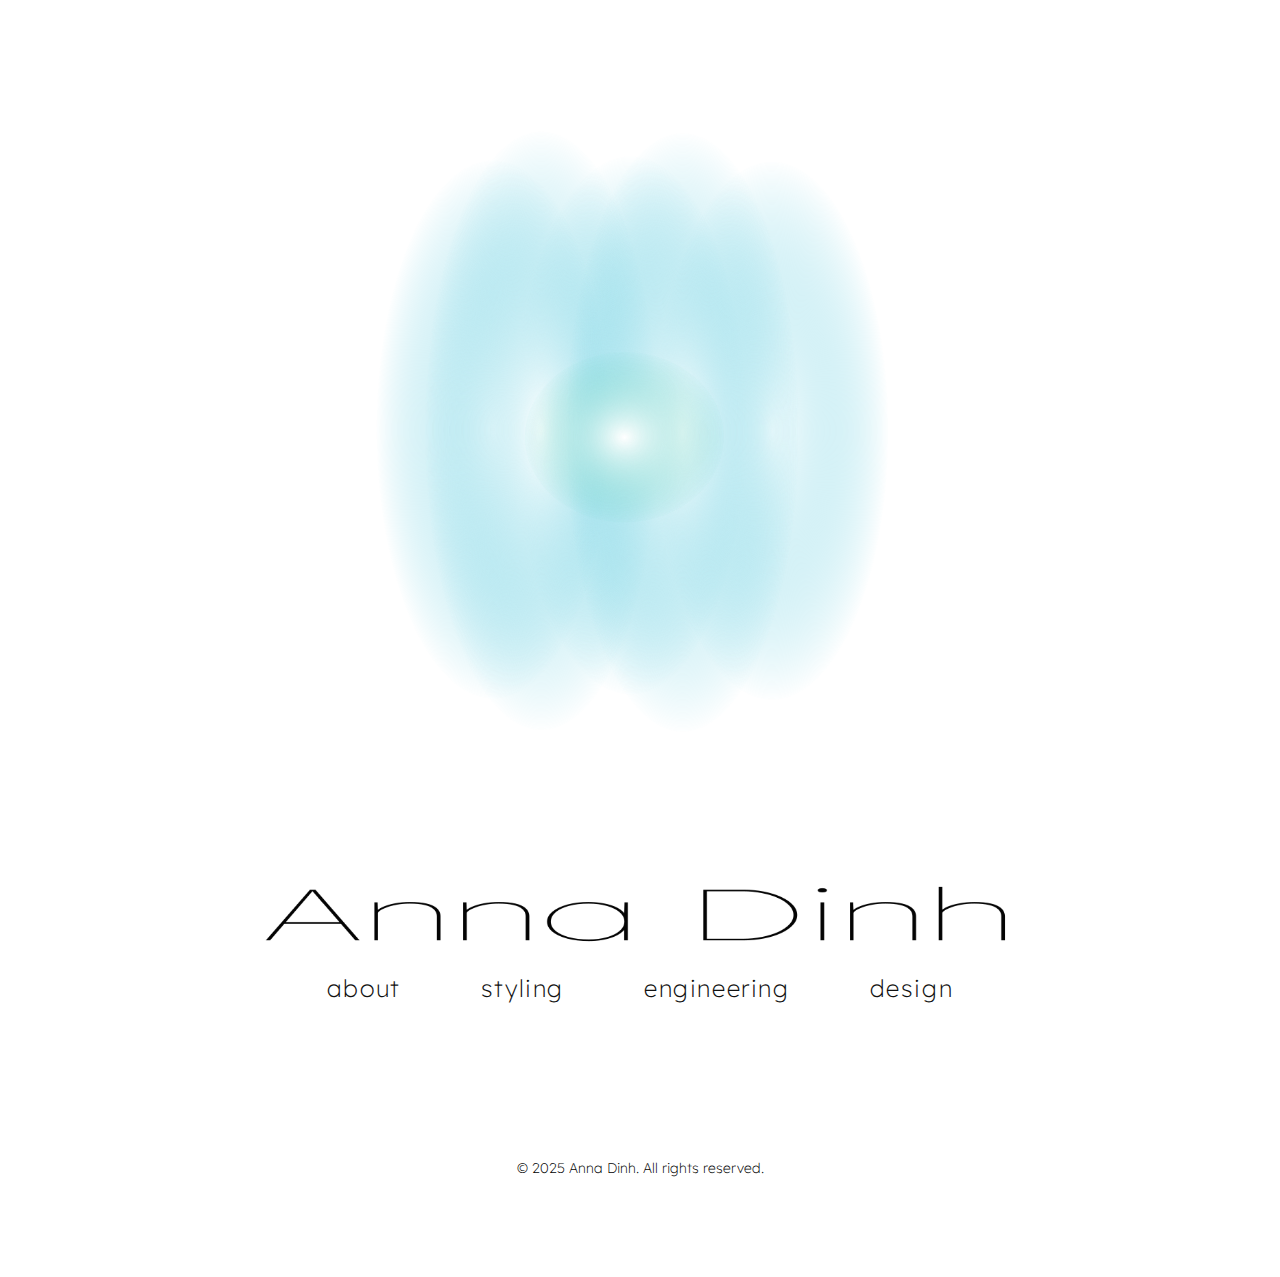
<file: index.html>
<!DOCTYPE html>
<html lang="en">

<head>
  <meta charset="UTF-8" />
  <meta name="viewport" content="width=device-width, initial-scale=1.0" />
  <title>Anna Dinh</title>
   <link rel="icon" href="/GENERAL/bubbles.png" type="image/x-icon">
  
  <!-- Styles and Fonts -->
  <link rel="stylesheet" href="photostyle.css" />
  <link rel="preconnect" href="https://fonts.googleapis.com">
  <link rel="preconnect" href="https://fonts.gstatic.com" crossorigin>
  <link href="https://fonts.googleapis.com/css2?family=Graduate&family=Lexend+Deca:wght@100..900&display=swap" rel="stylesheet">
</head>

<body>

<main>

  <!-- Centered Logo and Navigation -->
  <div class="center-container">
     <img src="GENERAL/bubbles.png" alt=""  class = "logo-rot" />
    <img src="GENERAL/logo2.png" alt="Anna Dinh" class="logo-link" style="width:60vw; height: auto;" />

    <nav class="nav-hlink">
      <a href="/about/" class="nav-creative">about</a>
      <a href="/fashion/" class="nav-creative">styling</a>
      <a href="/engineering/" class="nav-creative">engineering</a>
      <a href="/design/" class="nav-creative">design</a>
    </nav>
  </div>

</main>

</body>

 <!-- Footer -->
  <footer>
    <p>&copy; 2025 Anna Dinh. All rights reserved.</p>
  </footer>

</html>
</file>
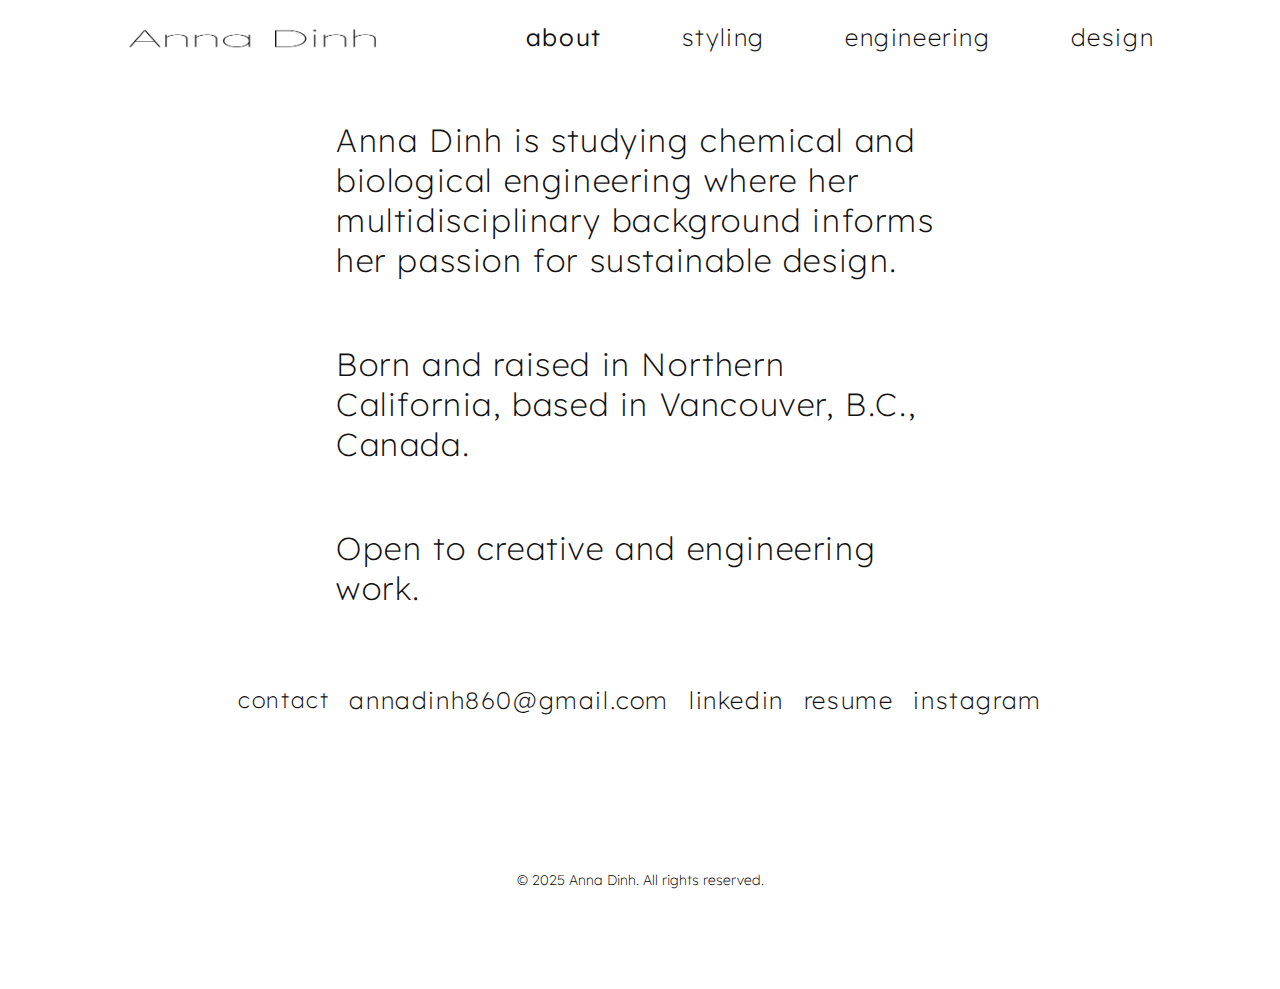
<file: about/index.html>
<!DOCTYPE html>
<html lang="en">

<head>
  <meta charset="UTF-8" />
  <meta name="viewport" content="width=device-width, initial-scale=1.0" />
  <title>Anna Dinh | about</title>
   <link rel="icon" href="/GENERAL/bubbles.png" type="image/x-icon">

  <!-- Styles and Fonts -->
  <link rel="stylesheet" href="/photostyle.css" />
  <link rel="preconnect" href="https://fonts.googleapis.com" />
  <link rel="preconnect" href="https://fonts.gstatic.com" crossorigin />
  <link href="https://fonts.googleapis.com/css2?family=Graduate&family=Lexend+Deca:wght@100..900&display=swap" rel="stylesheet" />

  <!-- JavaScript -->
  <script src="/webdraft.js" defer></script>
</head>

<body>

  <!-- Header with Logo and Navigation -->
  <header>
    <div class="header-container">
      <a href="/" class="logo-link">
        <img src="/GENERAL/logo2.png" alt="Home" width="300" height="150" />
      </a>

      <!-- Hamburger Menu -->
      <button class="nav-toggle" aria-label="Toggle navigation">☰</button>

      <!-- Navigation Links -->
      <nav class="nav-links">
        <a href="/about/" class="nav-creative">about</a>
        <a href="/fashion/" class="nav-creative">styling</a>
        <a href="/engineering/" class="nav-creative">engineering</a>
        <a href="/design/" class="nav-creative">design</a>
      </nav>
    </div>
  </header>

  <!-- Main Content -->
  <main>

    <div class="text-box">
      <p>Anna Dinh is studying chemical and biological engineering where her multidisciplinary background informs her passion for sustainable design.</p>
      <p>Born and raised in Northern California, based in Vancouver, B.C., Canada.</p>
      <p>Open to creative and engineering work.</p>
    </div>

    <!-- Contact Section -->
    <nav class="nav-bold">
      <p style="font-size: 1.4rem; font-weight: 200; margin: 0;">contact</p>
      <a href="mailto:annadinh860@gmail.com">annadinh860@gmail.com</a>
      <a href="https://www.linkedin.com/in/annahuean" target="_blank" rel="noopener noreferrer">LinkedIn</a>
      <a href="/GENERAL/Anna_DinhResume.pdf" target="_blank" rel="noopener noreferrer">Resume</a>
      <a href="https://www.instagram.com/annahuean/" target="_blank" rel="noopener noreferrer">Instagram</a>
    </nav>

  </main>

  <!-- Footer -->
  <footer>
    <p>&copy; 2025 Anna Dinh. All rights reserved.</p>
  </footer>

</body>

</html>
</file>
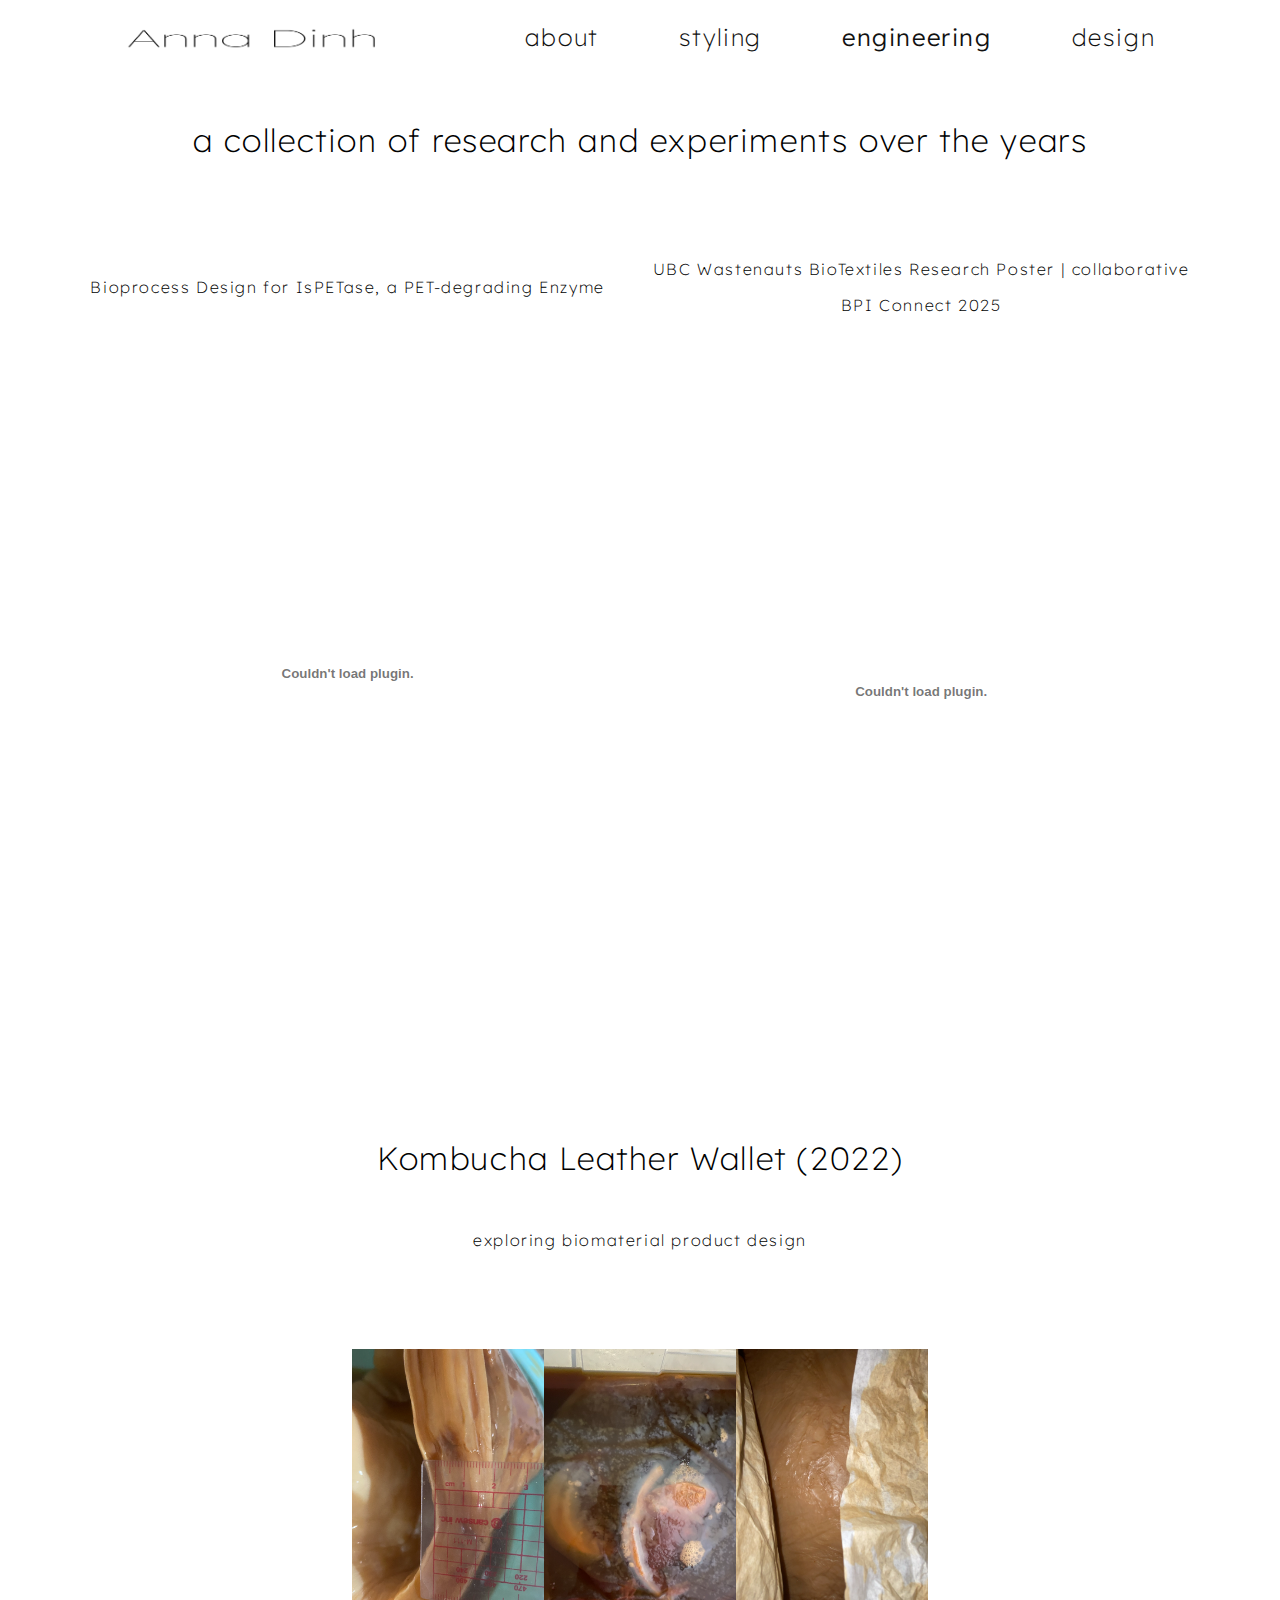
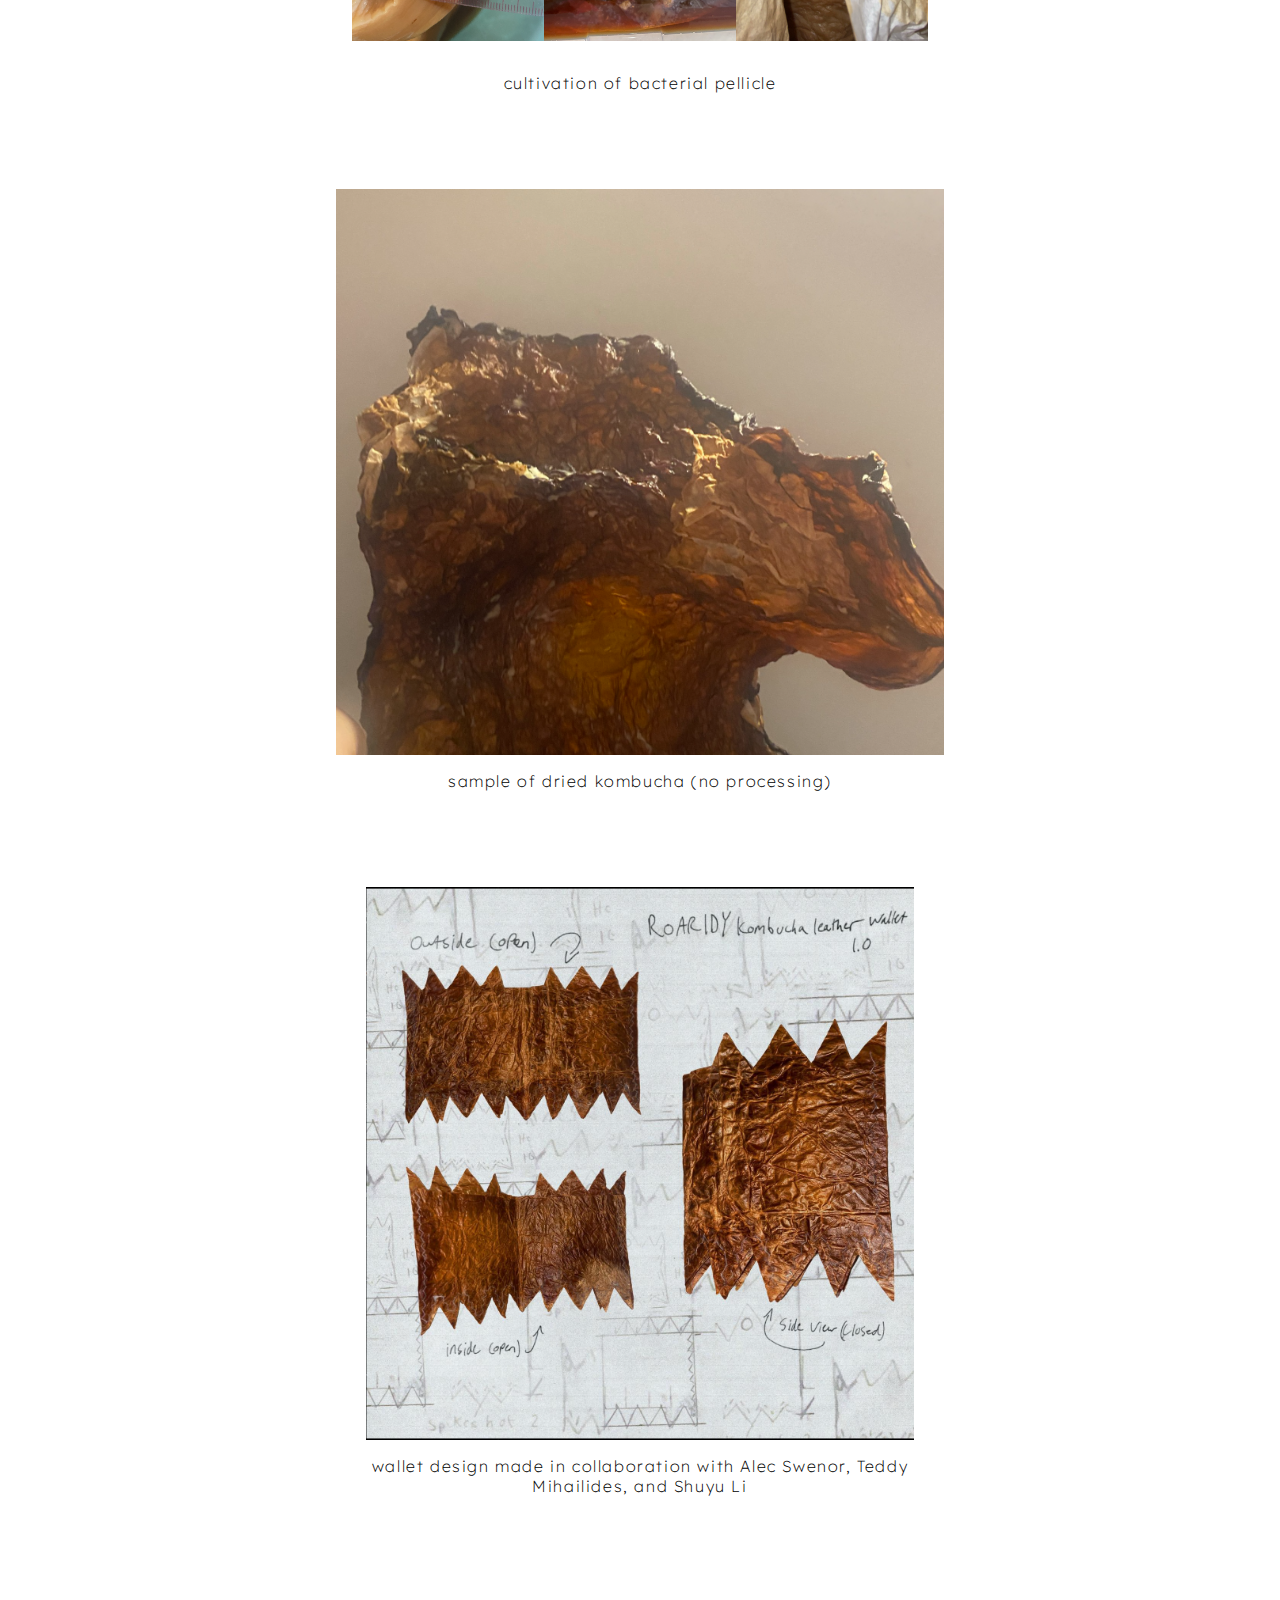
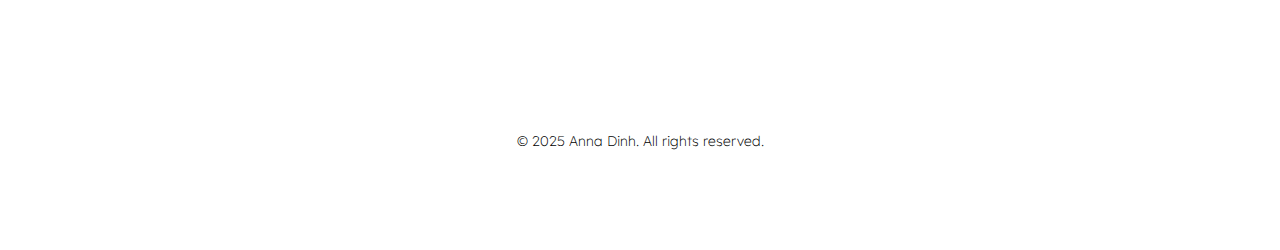
<file: engineering/index.html>
<!DOCTYPE html>
<html lang="en">

<head>
  <meta charset="UTF-8" />
  <meta name="viewport" content="width=device-width, initial-scale=1.0" />
  <title>Anna Dinh | engineering</title>
  <link rel="icon" href="/GENERAL/bubbles.png" type="image/x-icon">
  
  <!-- Styles and Fonts -->
  <link rel="stylesheet" href="/photostyle.css" />
  <link rel="preconnect" href="https://fonts.googleapis.com">
  <link rel="preconnect" href="https://fonts.gstatic.com" crossorigin>
  <link href="https://fonts.googleapis.com/css2?family=Graduate&family=Lexend+Deca:wght@100..900&display=swap" rel="stylesheet">
  
  <!-- JavaScript -->
  <script src="/webdraft.js" defer></script>
</head>

<body>

  <header>
    <div class="header-container">
      <a href="/" class="logo-link">
        <img src="/GENERAL/logo2.png" alt="Home" width="300" height="150" />
      </a>

      <!-- Hamburger Button -->
      <button class="nav-toggle" aria-label="Toggle navigation">☰</button>

      <nav class="nav-links">
        <a href="/about/" class="nav-creative">about</a>
        <a href="/fashion/" class="nav-creative">styling</a>
        <a href="/engineering/" class="nav-creative">engineering</a>
        <a href="/design/" class="nav-creative">design</a>
      </nav>
    </div>
  </header>

  <main>
    
    <p class="imagecap2" style="margin-top: 4rem;">a collection of research and experiments over the years</p>

  <div class="document-row">
    <div class="document-box">
      <p class="imagecap">Bioprocess Design for IsPETase, a PET-degrading Enzyme</p>
      <a href="/eng/PETase221Report.pdf" class="imagecap doc-link">view</a>
      <embed src="/eng/PETase221Report.pdf" type="application/pdf" class="pdf-viewr" />
    </div>

    <div class="document-box">
      <p class="imagecap">UBC Wastenauts BioTextiles Research Poster | collaborative</p>
      <p class="imagecap">BPI Connect 2025</p>
      <a href="/eng/BioTextiles A3.pdf" class="imagecap doc-link">view</a>
      <embed src="/eng/BioTextiles A3.pdf" type="application/pdf" class="pdf-viewr" />
    </div>
  </div>

    <p class="imagecap2">Kombucha Leather Wallet (2022)</p>
    <p class="imagecap">exploring biomaterial product design</p>

    <div class="imageformat">
      <div class="image-box2">
        <div class="imagesprawl2">
          <img src="/eng/kom_leather3.png" alt="Scoby Wallet" />
          <img src="/eng/kom_leather2.png" alt="Scoby Wallet" />
          <img src="/eng/kom_leather1.png" alt="Scoby Wallet" />
        </div>
        <p class="imagecap">cultivation of bacterial pellicle</p>
      </div>

      <div class="image-box2">
        <img src="/eng/kom_leather5.png" alt="Scoby Wallet" style="width: 100%; height: auto; display: block;" />
        <p class="imagecap">sample of dried kombucha (no processing)</p>
      </div>

      <div class="image-box2">
        <img src="/eng/kom_leather6.png" alt="Scoby Wallet" style="width: 90%; height: auto; display: block;" />
        <p class="imagecap">wallet design made in collaboration with Alec Swenor, Teddy Mihailides, and Shuyu Li</p>
      </div>
    </div>
  </main>

  <footer>
    <p>&copy; 2025 Anna Dinh. All rights reserved.</p>
  </footer>

</body>
</html>
</file>
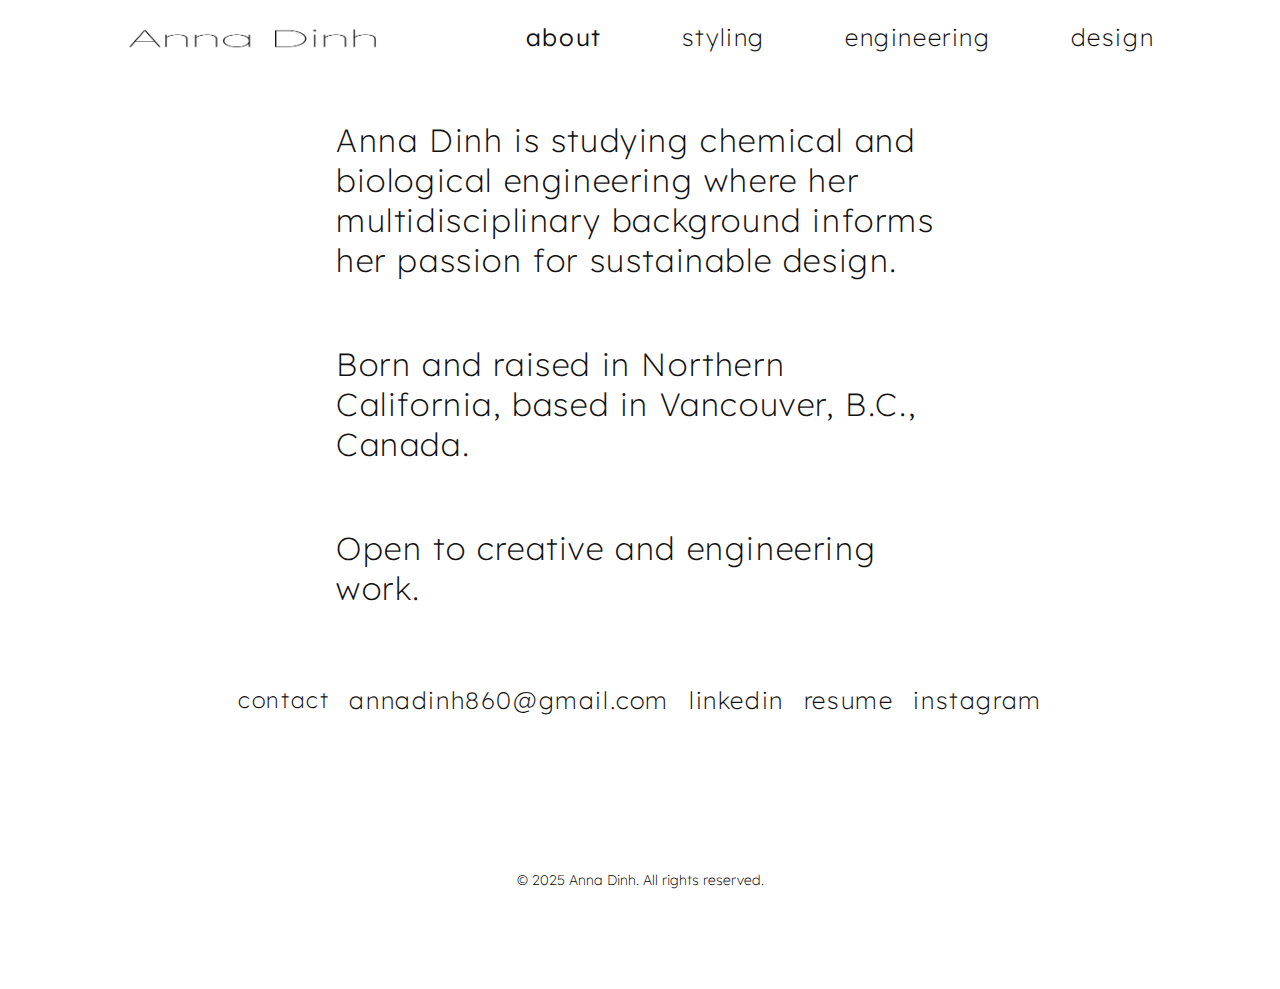
<file: about.html>
<!DOCTYPE html>
<html lang="en">

<head>
  <meta charset="UTF-8" />
  <meta name="viewport" content="width=device-width, initial-scale=1.0" />
  <title>anna dinh</title>
   <link rel="icon" href="GENERAL/bubbles.png" type="image/x-icon">

  <!-- Styles and Fonts -->
  <link rel="stylesheet" href="photostyle.css" />
  <link rel="preconnect" href="https://fonts.googleapis.com" />
  <link rel="preconnect" href="https://fonts.gstatic.com" crossorigin />
  <link href="https://fonts.googleapis.com/css2?family=Graduate&family=Lexend+Deca:wght@100..900&display=swap" rel="stylesheet" />

  <!-- JavaScript -->
  <script src="webdraft.js" defer></script>
</head>

<body>

  <!-- Header with Logo and Navigation -->
  <header>
    <div class="header-container">
      <a href="index.html" class="logo-link">
        <img src="GENERAL/logo2.png" alt="Home" width="300" height="150" />
      </a>

      <!-- Hamburger Menu -->
      <button class="nav-toggle" aria-label="Toggle navigation">☰</button>

      <!-- Navigation Links -->
      <nav class="nav-links">
        <a href="about.html" class="nav-creative">about</a>
        <a href="fashion.html" class="nav-creative">styling</a>
        <a href="engineering.html" class="nav-creative">engineering</a>
        <a href="design.html" class="nav-creative">design</a>
      </nav>
    </div>
  </header>

  <!-- Main Content -->
  <main>

    <div class="text-box">
      <p>Anna Dinh is studying chemical and biological engineering where her multidisciplinary background informs her passion for sustainable design.</p>
      <p>Born and raised in Northern California, based in Vancouver, B.C., Canada.</p>
      <p>Open to creative and engineering work.</p>
    </div>

    <!-- Contact Section -->
    <nav class="nav-bold">
      <p style="font-size: 1.4rem; font-weight: 200; margin: 0;">contact</p>
      <a href="mailto:annadinh860@gmail.com">annadinh860@gmail.com</a>
      <a href="https://www.linkedin.com/in/annahuean" target="_blank" rel="noopener noreferrer">LinkedIn</a>
      <a href="GENERAL/Anna_DinhResume.pdf" target="_blank" rel="noopener noreferrer">Resume</a>
      <a href="https://www.instagram.com/annahuean/" target="_blank" rel="noopener noreferrer">Instagram</a>
    </nav>

  </main>

  <!-- Footer -->
  <footer>
    <p>&copy; 2025 Anna Dinh. All rights reserved.</p>
  </footer>

</body>

</html>
</file>
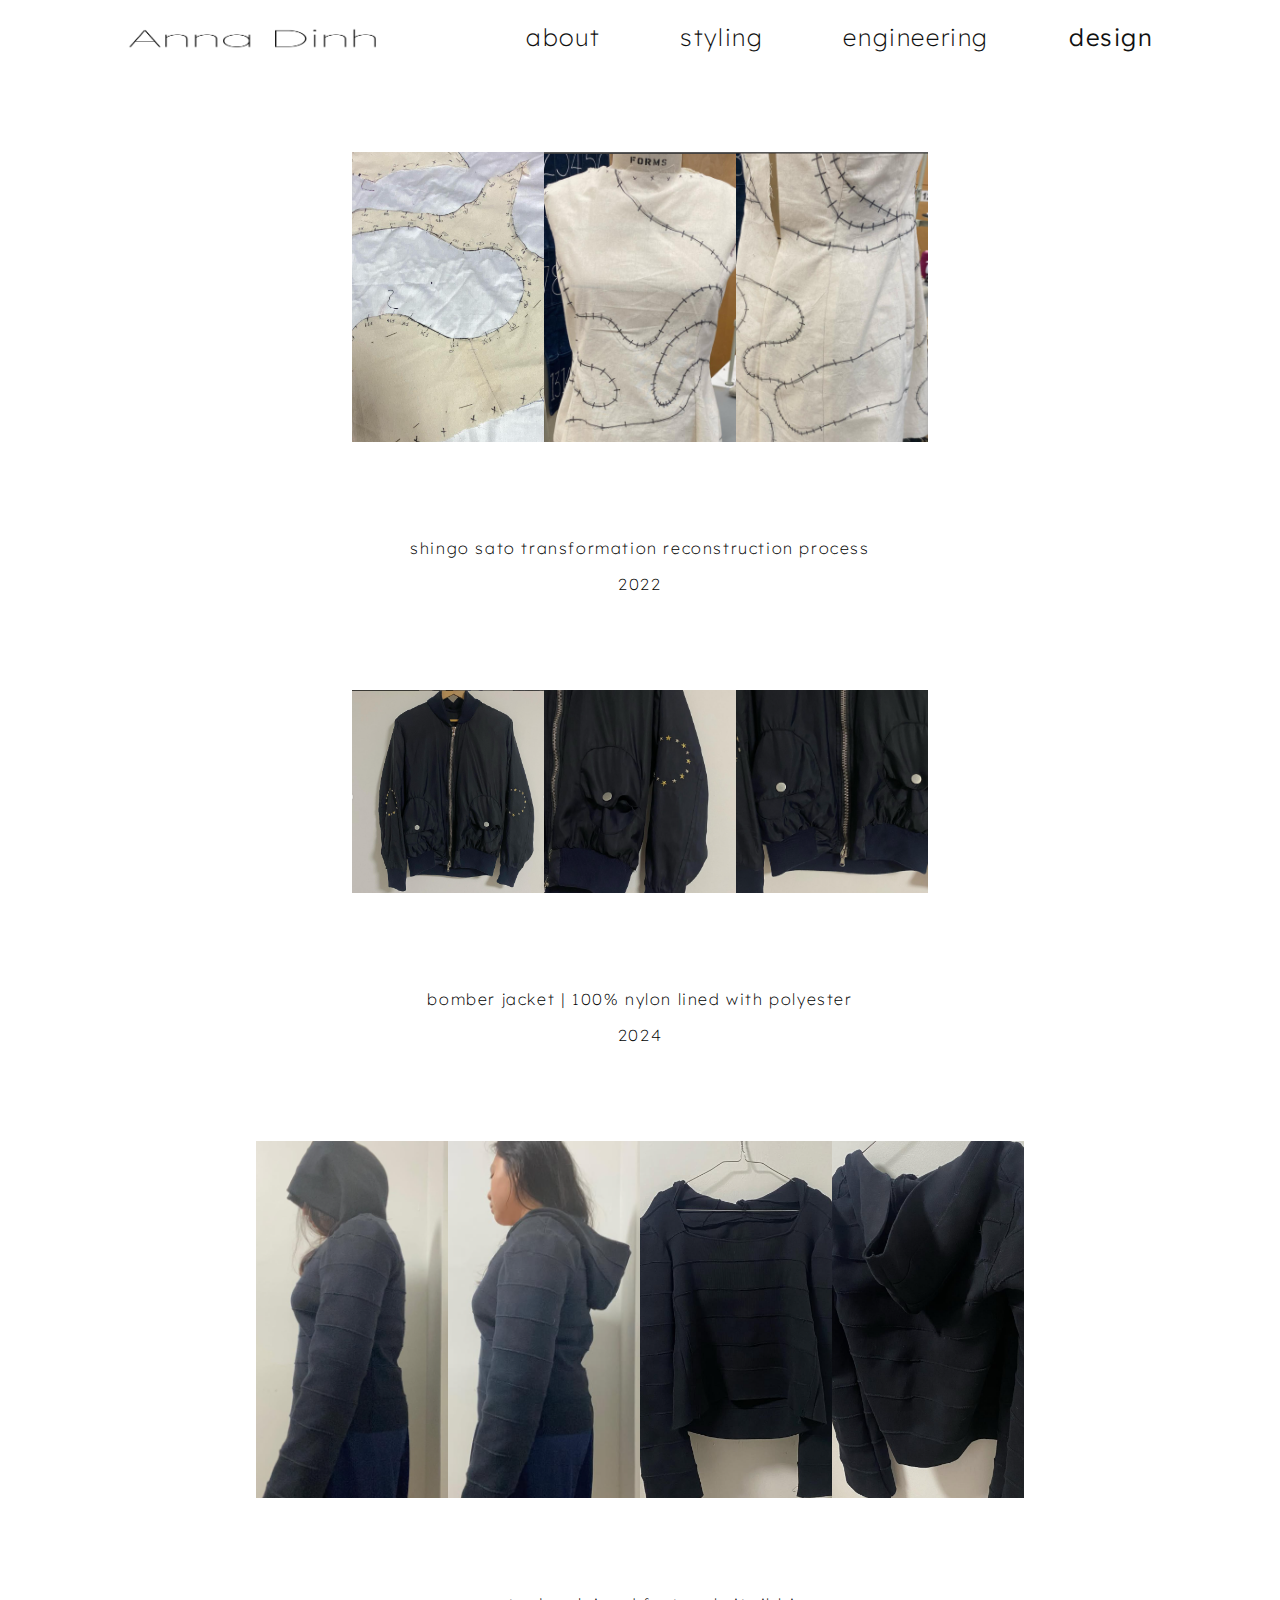
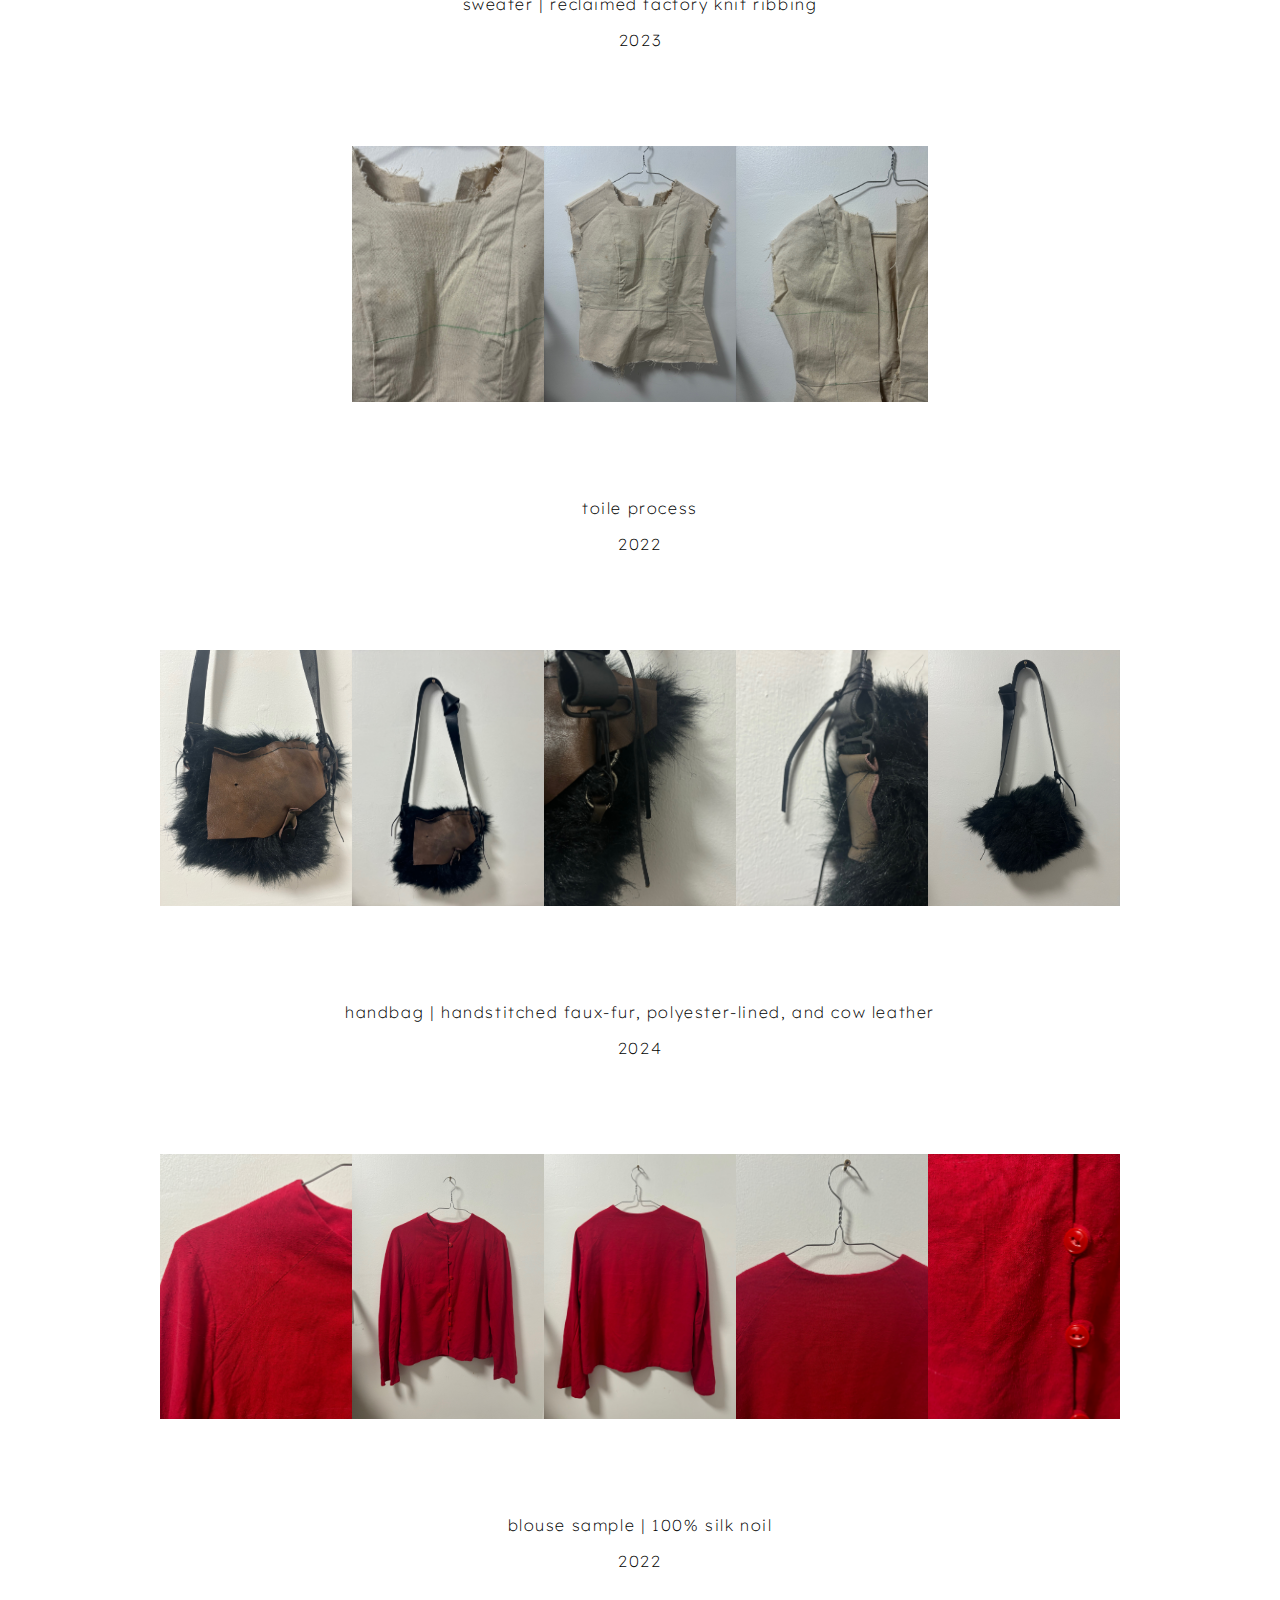
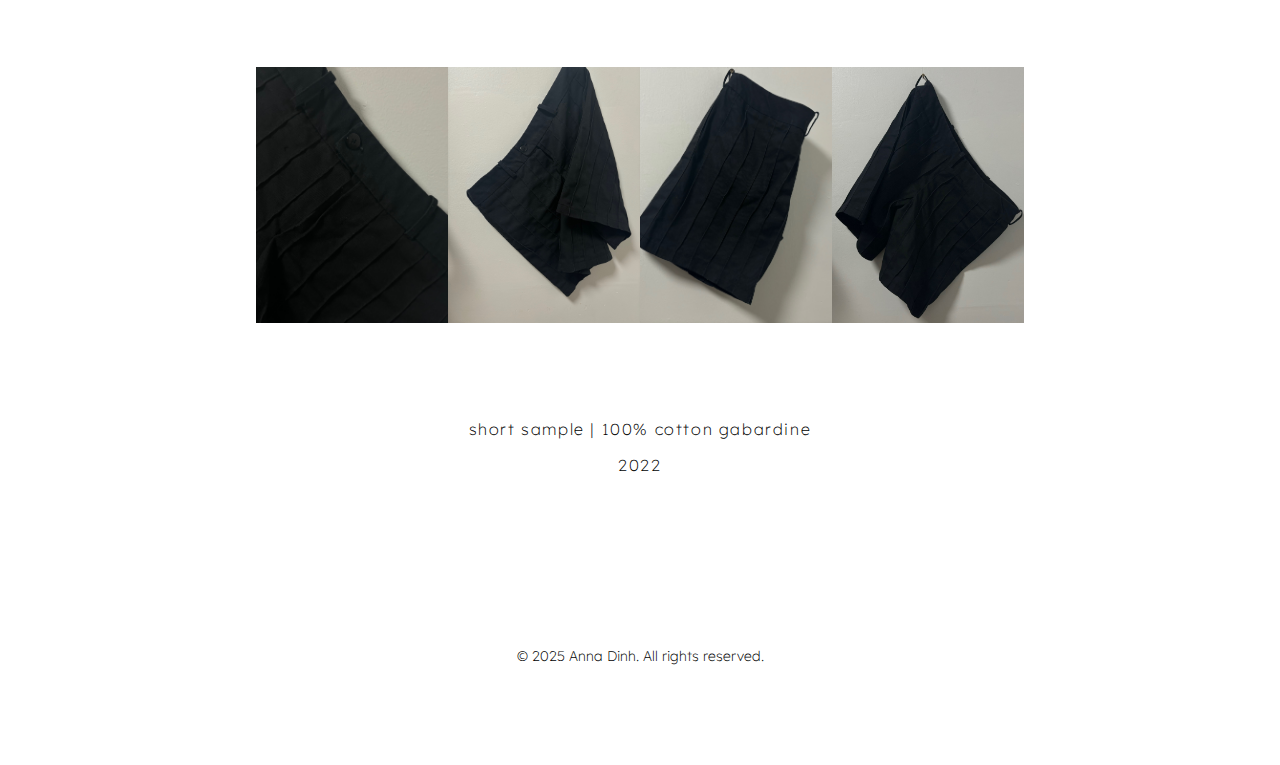
<file: design.html>
<!DOCTYPE html>
<html lang="en">

<head>
  <meta charset="UTF-8" />
  <meta name="viewport" content="width=device-width, initial-scale=1.0" />
  <title>anna dinh</title>
   <link rel="icon" href="GENERAL/bubbles.png" type="image/x-icon">

  <link rel="stylesheet" href="photostyle.css" />
  <link rel="preconnect" href="https://fonts.googleapis.com" />
  <link rel="preconnect" href="https://fonts.gstatic.com" crossorigin />
  <link href="https://fonts.googleapis.com/css2?family=Graduate&family=Lexend+Deca:wght@100..900&display=swap" rel="stylesheet" />
  <script src="webdraft.js" defer></script>
</head>

<body>

  <header>
    <div class="header-container">
      <a href="index.html" class="logo-link">
        <img src="GENERAL/logo2.png" alt="Home" width="300" height="150" loading="lazy" />
      </a>

      <!-- Hamburger Button -->
      <button class="nav-toggle" aria-label="Toggle navigation">☰</button>

      <nav class="nav-links">
        <a href="about.html" class="nav-creative">about</a>
        <a href="fashion.html" class="nav-creative">styling</a>
        <a href="engineering.html" class="nav-creative">engineering</a>
        <a href="design.html" class="nav-creative">design</a>
      </nav>
    </div>
  </header>

<main>
  <div class="imageformat">

    <!-- Look 1 -->
    <div class="image-box">
      <div class="imagesprawl2">
        <img src="des/image(9).png" alt="practice" loading="lazy" />
        <img src="des/image(8).png" alt="practice" loading="lazy" />
        <img src="des/image(7).png" alt="practice" loading="lazy" />
      </div>
    </div>
    <p class="imagecap">shingo sato transformation reconstruction process</p>
    <p class="imagecap">2022</p>

    <!-- Look 2 -->
    <div class="image-box">
      <div class="imagesprawl2">
        <img src="des/image(6).png" alt="jacket" loading="lazy" />
        <img src="des/image(5).png" alt="jacket" loading="lazy" />
        <img src="des/image(4).png" alt="jacket" loading="lazy" />
      </div>
    </div>
    <p class="imagecap">bomber jacket | 100% nylon lined with polyester</p>
    <p class="imagecap">2024</p>

    <!-- Look 3 -->
    <div class="image-box">
      <div class="imagesprawl2">
        <img src="des/image.png" alt="sweater" loading="lazy" />
        <img src="des/image(1).png" alt="sweater" loading="lazy" />
        <img src="des/image(2).png" alt="sweater" loading="lazy" />
        <img src="des/image(3).png" alt="sweater" loading="lazy" />
      </div>
    </div>
    <p class="imagecap">sweater | reclaimed factory knit ribbing</p>
    <p class="imagecap">2023</p>

    <!-- Look 4 -->
    <div class="image-box">
      <div class="imagesprawl2">
        <img src="des/IMG_3347.jpg" alt="toile" loading="lazy" />
        <img src="des/IMG_3348.jpg" alt="toile" loading="lazy" />
        <img src="des/IMG_3349.jpg" alt="toile" loading="lazy" />
      </div>
    </div>
    <p class="imagecap">toile process</p>
    <p class="imagecap">2022</p>

    <!-- Look 5 -->
    <div class="image-box">
      <div class="imagesprawl2">
        <img src="des/IMG_3352.jpg" alt="bag" loading="lazy" />
        <img src="des/IMG_3354.jpg" alt="bag" loading="lazy" />
        <img src="des/IMG_3353.jpg" alt="bag" loading="lazy" />
        <img src="des/IMG_3355.jpg" alt="bag" loading="lazy" />
        <img src="des/IMG_3356.jpg" alt="bag" loading="lazy" />
      </div>
    </div>
    <p class="imagecap">handbag | handstitched faux-fur, polyester-lined, and cow leather</p>
    <p class="imagecap">2024</p>

    <!-- Look 6 -->
    <div class="image-box">
      <div class="imagesprawl2">
        <img src="des/IMG_3357.jpg" alt="shirt" loading="lazy" />
        <img src="des/IMG_3358.jpg" alt="shirt" loading="lazy" />
        <img src="des/IMG_3360.jpg" alt="shirt" loading="lazy" />
        <img src="des/IMG_3359.jpg" alt="shirt" loading="lazy" />
        <img src="des/IMG_3362.jpg" alt="shirt" loading="lazy" />
      </div>
    </div>
    <p class="imagecap">blouse sample | 100% silk noil</p>
    <p class="imagecap">2022</p>

    <!-- Look 7 -->
    <div class="image-box">
      <div class="imagesprawl2">
        <img src="des/IMG_3364.jpg" alt="short" loading="lazy" />
        <img src="des/IMG_3363.jpg" alt="short" loading="lazy" />
        <img src="des/IMG_3365.jpg" alt="short" loading="lazy" />
        <img src="des/IMG_3368.jpg" alt="short" loading="lazy" />
      </div>
    </div>
    <p class="imagecap">short sample | 100% cotton gabardine</p>
    <p class="imagecap">2022</p>

  </div>
</main>

<footer>
  <p>&copy; 2025 Anna Dinh. All rights reserved.</p>
</footer>

</body>
</html>
</file>
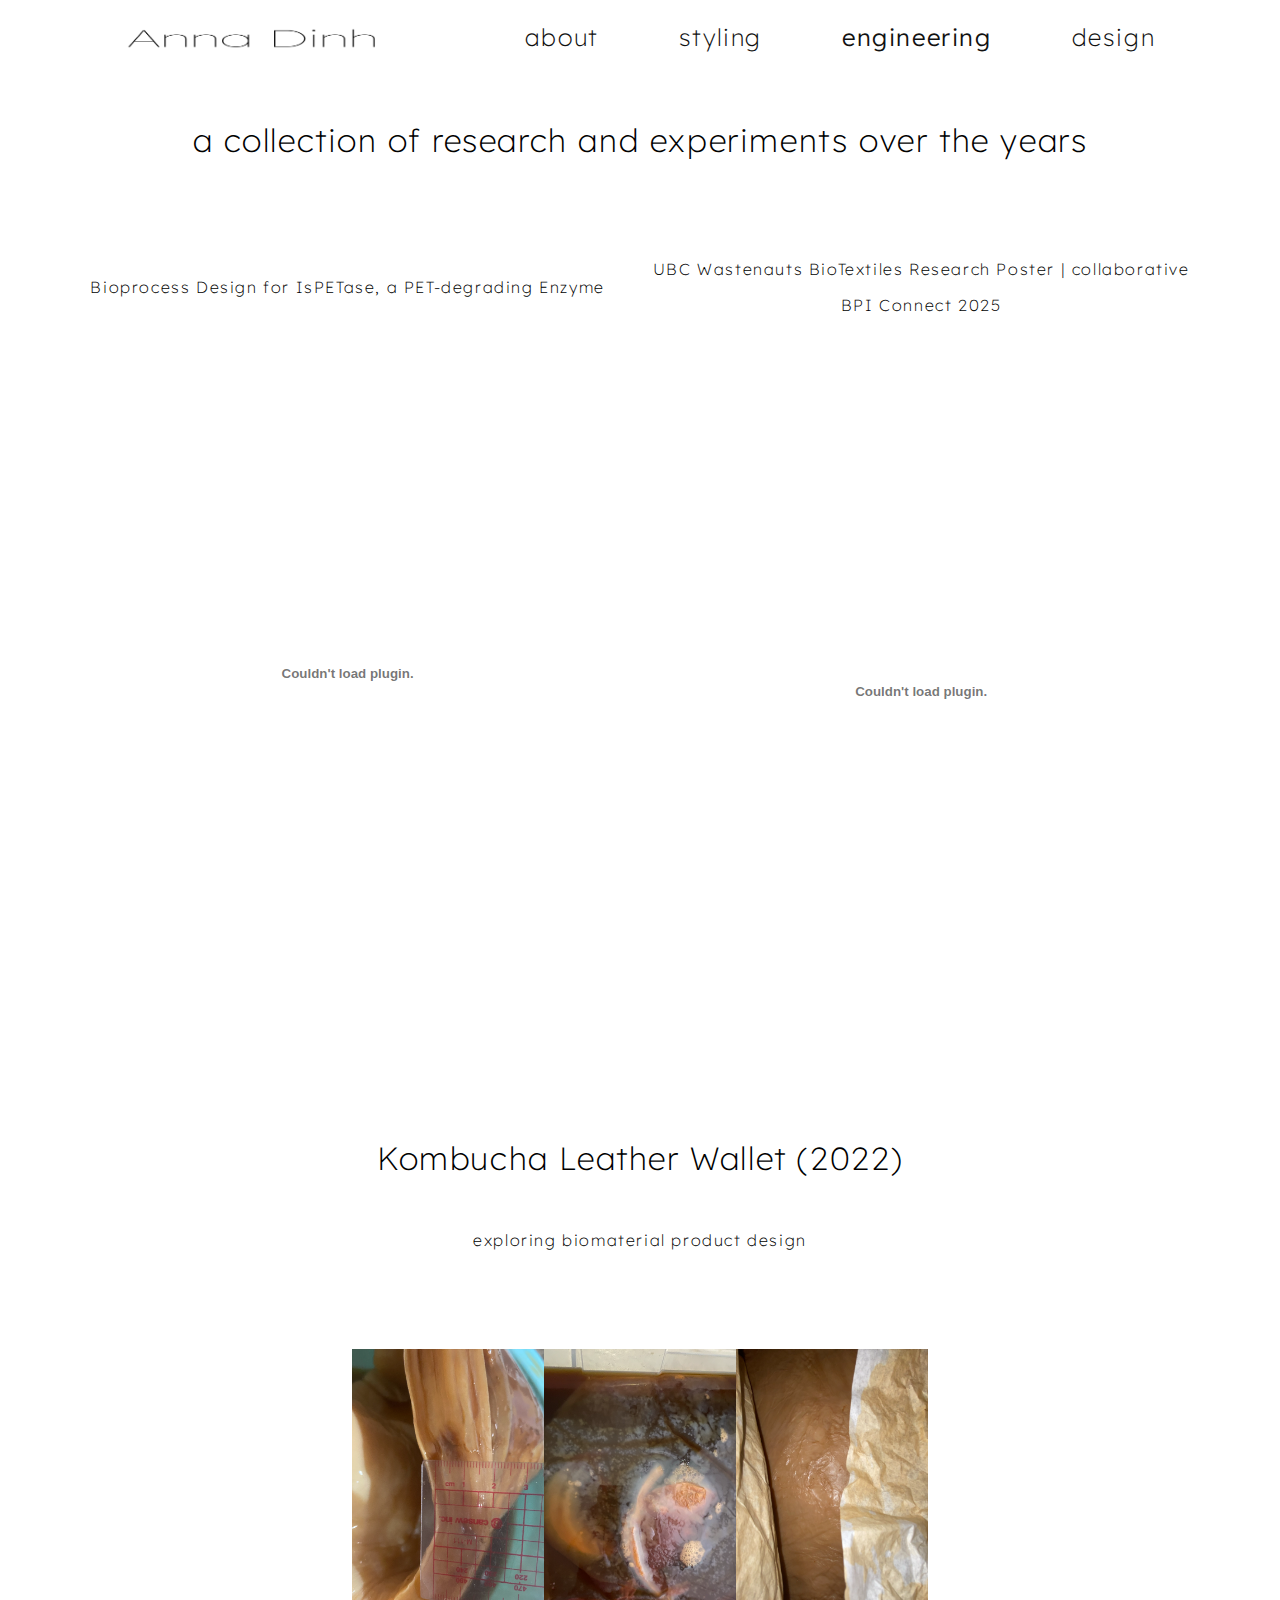
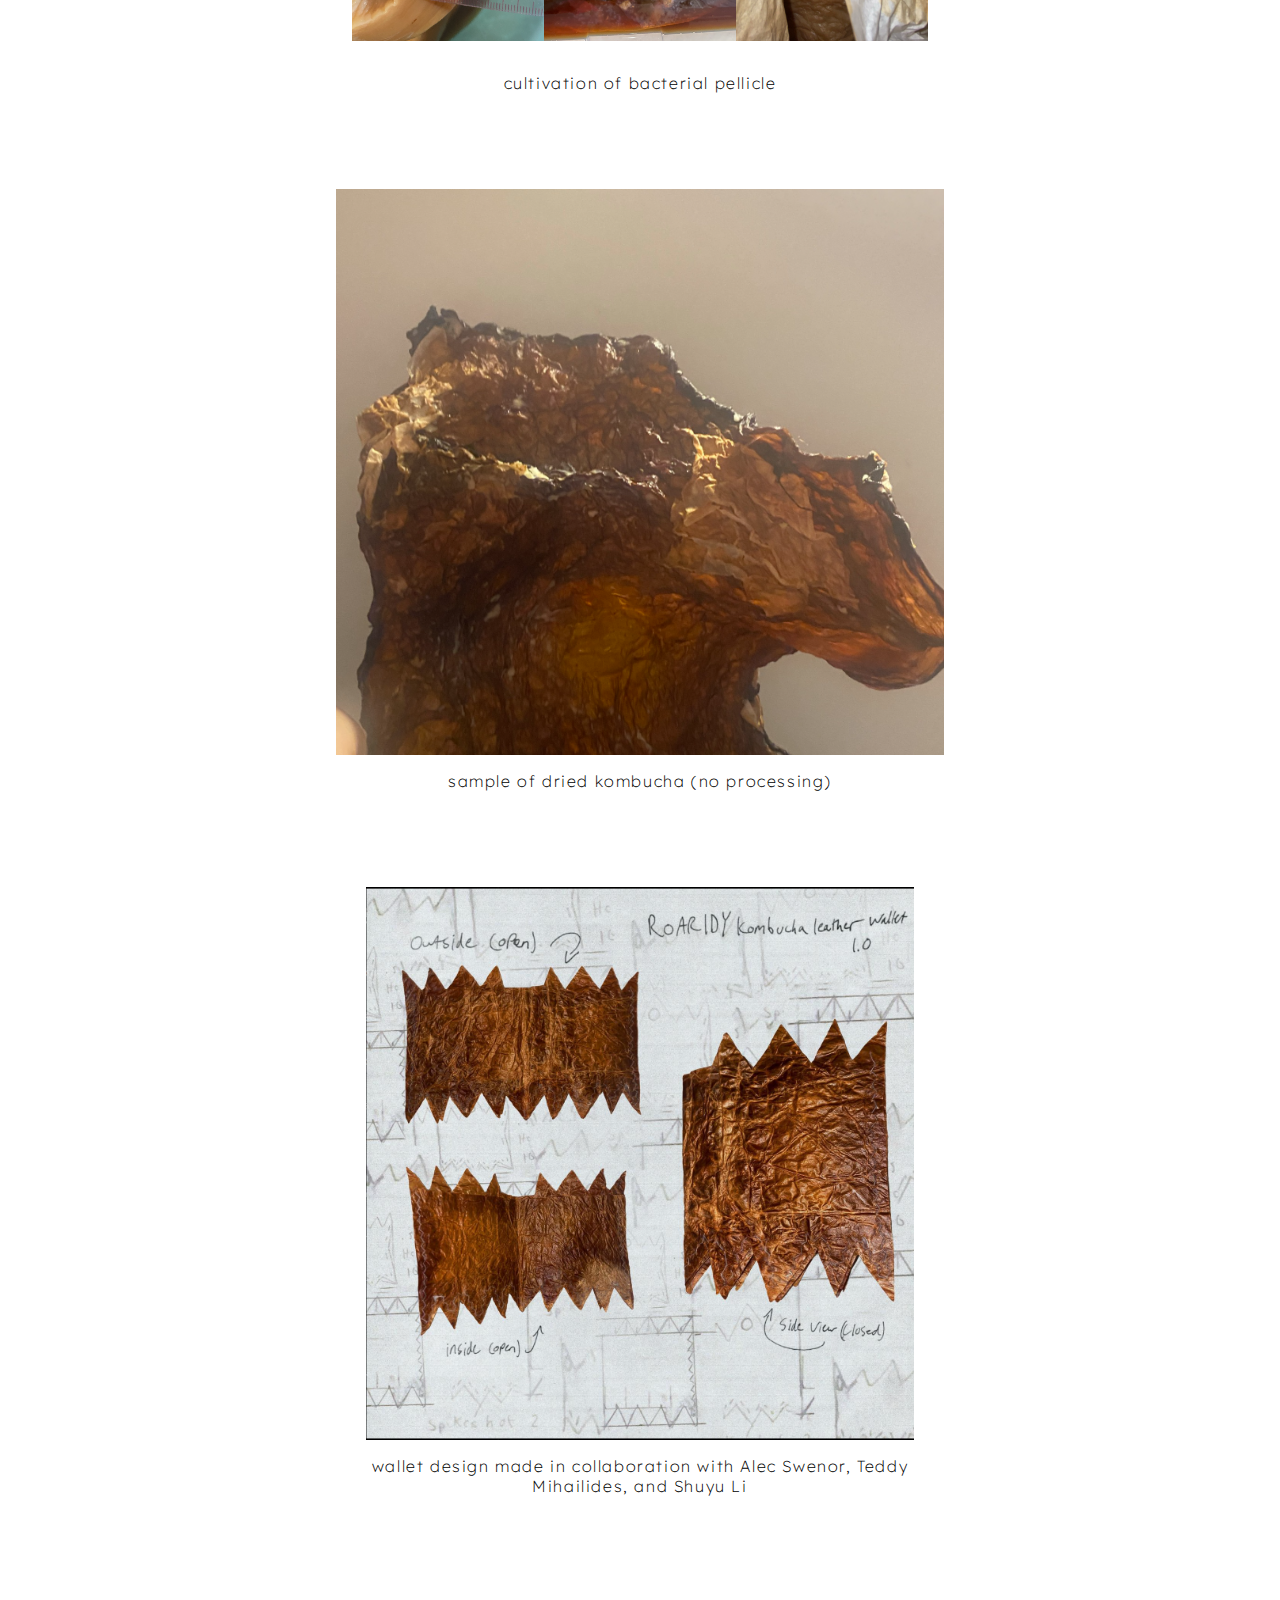
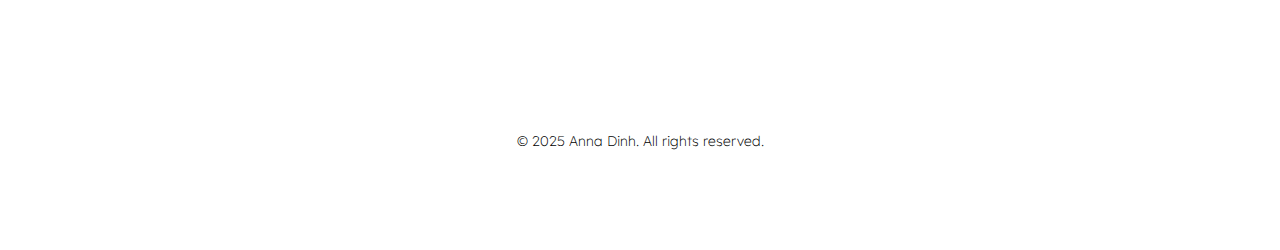
<file: engineering.html>
<!DOCTYPE html>
<html lang="en">

<head>
  <meta charset="UTF-8" />
  <meta name="viewport" content="width=device-width, initial-scale=1.0" />
  <title>anna dinh</title>
   <link rel="icon" href="GENERAL/bubbles.png" type="image/x-icon">
  
  <!-- Styles and Fonts -->
  <link rel="stylesheet" href="photostyle.css" />
  <link rel="preconnect" href="https://fonts.googleapis.com">
  <link rel="preconnect" href="https://fonts.gstatic.com" crossorigin>
  <link href="https://fonts.googleapis.com/css2?family=Graduate&family=Lexend+Deca:wght@100..900&display=swap" rel="stylesheet">
  
  <!-- JavaScript -->
  <script src="webdraft.js" defer></script>
</head>

<body>

  <header>
    <div class="header-container">
      <a href="index.html" class="logo-link">
        <img src="GENERAL/logo2.png" alt="Home" width="300" height="150" loading="lazy" />
      </a>

      <!-- Hamburger Button -->
      <button class="nav-toggle" aria-label="Toggle navigation">☰</button>

      <nav class="nav-links">
        <a href="about.html" class="nav-creative">about</a>
        <a href="fashion.html" class="nav-creative">styling</a>
        <a href="engineering.html" class="nav-creative">engineering</a>
        <a href="design.html" class="nav-creative">design</a>
      </nav>
    </div>
  </header>

  <main>
    <p class="imagecap2" style="margin-top: 4rem;">a collection of research and experiments over the years</p>

    <div class="document-row">
      <div class="document-box">
        <p class="imagecap">Bioprocess Design for IsPETase, a PET-degrading Enzyme</p>
        <embed src="eng/PETase221Report.pdf" type="application/pdf" class="pdf-viewr" />
      </div>

      <div class="document-box">
        <p class="imagecap">UBC Wastenauts BioTextiles Research Poster | collaborative</p>
        <p class="imagecap">BPI Connect 2025</p>
        <embed src="eng/BioTextiles A3.pdf" type="application/pdf" class="pdf-viewr" />
      </div>
    </div>

    <p class="imagecap2">Kombucha Leather Wallet (2022)</p>
    <p class="imagecap">exploring biomaterial product design</p>

    <div class="imageformat">
      <div class="image-box2">
        <div class="imagesprawl2">
          <img src="eng/kom_leather3.png" alt="Scoby Wallet" loading="lazy" />
          <img src="eng/kom_leather2.png" alt="Scoby Wallet" loading="lazy" />
          <img src="eng/kom_leather1.png" alt="Scoby Wallet" loading="lazy" />
        </div>
        <p class="imagecap">cultivation of bacterial pellicle</p>
      </div>

      <div class="image-box2">
        <img src="eng/kom_leather5.png" alt="Scoby Wallet" style="width: 100%; height: auto; display: block;" loading="lazy" />
        <p class="imagecap">sample of dried kombucha (no processing)</p>
      </div>

      <div class="image-box2">
        <img src="eng/kom_leather6.png" alt="Scoby Wallet" style="width: 90%; height: auto; display: block;" loading="lazy" />
        <p class="imagecap">wallet design made in collaboration with Alec Swenor, Teddy Mihailides, and Shuyu Li</p>
      </div>
    </div>
  </main>

  <footer>
    <p>&copy; 2025 Anna Dinh. All rights reserved.</p>
  </footer>

</body>
</html>
</file>
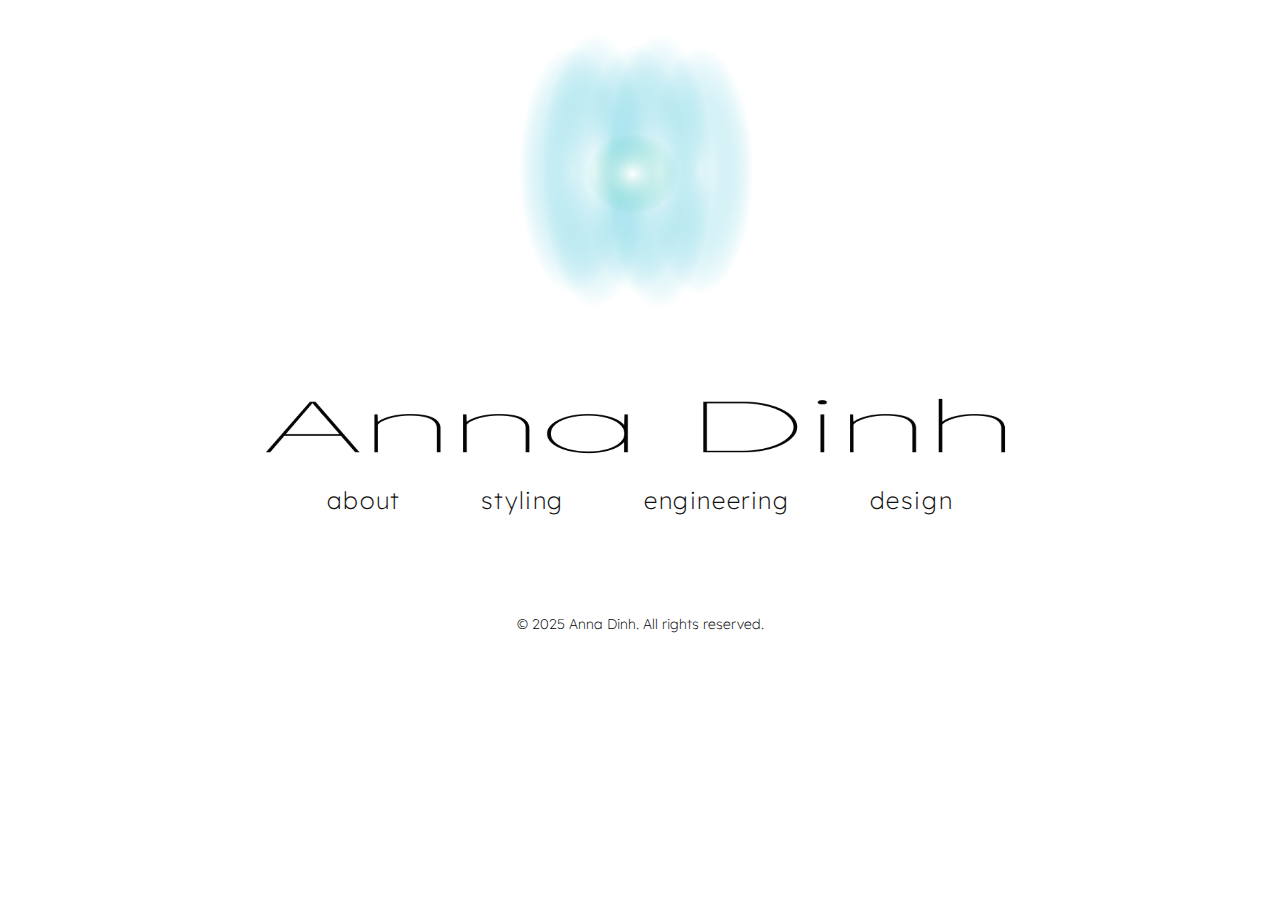
<file: home.html>
<!DOCTYPE html>
<html lang="en">

<head>
  <meta charset="UTF-8" />
  <meta name="viewport" content="width=device-width, initial-scale=1.0" />
  <title>My Website</title>
  
  <!-- Styles and Fonts -->
  <link rel="stylesheet" href="photostyle.css" />
  <link rel="preconnect" href="https://fonts.googleapis.com">
  <link rel="preconnect" href="https://fonts.gstatic.com" crossorigin>
  <link href="https://fonts.googleapis.com/css2?family=Graduate&family=Lexend+Deca:wght@100..900&display=swap" rel="stylesheet">
</head>

<body>


  <!-- Centered Logo and Navigation -->
  <div class="center-container">
     <img src="GENERAL/bubbles.png" alt="bubbles" style="width: 40vw; height: auto;" />
    <img src="GENERAL/logo2.png" alt="Anna Dinh" class="logo-link" style="width:60vw; height: auto;" />

    <nav class="nav-hlink">
      <a href="about.html" class="nav-creative">about</a>
      <a href="fashion.html" class="nav-creative">styling</a>
      <a href="engineering.html" class="nav-creative">engineering</a>
      <a href="design.html" class="nav-creative">design</a>
    </nav>
  </div>

  <!-- Footer -->
  <footer>
    <p>&copy; 2025 Anna Dinh. All rights reserved.</p>
  </footer>

</body>
</html>
</file>
<file: photostyle.css>
/* ====== GENERAL LAYOUT ====== */
*,
*::before,
*::after {
  box-sizing: border-box;
}

html, body {
  background-color: #ffffff;
  padding: 0;
  font-family: "Lexend Deca", sans-serif;
  font-weight: 200;
  overflow-x: auto;
  margin: 0;
  scroll-behavior: smooth;
}

.page-layout {
  display: flex;
  justify-content: space-between;
  align-items: flex-start;
  flex-wrap: wrap;
}


/* ====== HEADER ====== */
header {
  display: flex;
  align-items: center;
  margin: 0 auto;
  padding: 0.3rem;
  position:fixed;
  background-color: #ffffff;
  width: 100%;
  z-index: 101;
}

.header-container {
  display: flex;
  justify-content:space-between;
  align-items: center;
  max-width: 1200px;
  margin: 0.7rem auto;
  padding: 0.1rem;
  gap: clamp(5rem, 10vw, 20rem);
  position: relative;
  overflow: contain;
}

.logo-link {
  position: relative;
  flex: 0 0 auto;
  min-width: unset;
}

.logo-link img {
  display:block;
  width: 100%;
  max-width: 20vw; 
  height: auto;
  margin-right: 1rem;
}

.logo-rot img{
  width: 40vw; 
  height: auto; 
}

/* ====== NAVIGATION ====== */
nav {
  display: flex;
  flex-direction: row;
  align-items: center;
}

.nav-links {
  display: flex;
  margin-left: auto;
  gap: 5rem;
  min-width: 0;
  flex-shrink: 1;
}

.nav-hlink{
  display: flex;
  flex-direction:row;
  align-items: center;
  gap:5rem;
}

.nav-creative:hover {
  transform: scale(1.05);
  transition: transform 0.3s ease-in-out;
}
.nav-bold {
  display: flex;
  gap: 20px;
  margin-top: 10px;
  flex-direction: row;
}

.nav-bold a{
  font-size: 1.5rem;
  font-weight: 200;
  font-family: "Lexend Deca", sans-serif;
  text-transform: lowercase;
  letter-spacing: 0.1rem;
  text-decoration: none;
  color: #111;
}

.nav-creative {
  font-size: 1.5rem;
  font-weight: 200;
  font-family: "Lexend Deca", sans-serif;
  text-transform: lowercase;
  letter-spacing: 0.1rem;
  text-decoration: none;
  color: #111;
  z-index: 1;
}


.nav-creative.active {
font-weight: 300;
}

/* Hide hamburger by default */
.nav-toggle {
  display: none;
  background: none;
  border: none;
  font-size: 2rem;
  cursor: pointer;
  color: #000;
}


/* ====== MAIN CONTENT ====== */
main {
  display: flex;
  flex-direction: column;
  align-items: center;
  margin: 1.5rem;
  padding: 2rem;
  gap: 0.2rem;
}

main p{
  font-size: 2rem;
  font-weight: 200;
  font-family: "Lexend Deca", sans-serif;
  letter-spacing: 0.1rem;
  color: #111;
  z-index: 1;
}

.text-box{
  display: flex;
  flex-direction: column;
  align-items: left;
  justify-content: center;
  max-width: 50vw;
  padding: 1rem;
  margin:1rem auto;
  overflow: contain;
}


 .center-container {
    display: flex;
    flex-direction: column;        
    align-items: center;        
    justify-content: center;    
    text-align: center;
    padding: 1rem,1rem,1rem,3rem;         
    gap: 0.1rem;                 
  }


/* ====== FOOTER ====== */
footer {
  text-align: center;
  padding: 100px;
  font-size: 14px;
  color: #000;
}

footer p {
  margin: 0 auto;
  font-family: "Lexend Deca", sans-serif;
  font-weight: 200;
  padding: 0;
}

/* ====== IMAGE FORMATTING ====== */


.center-container img {
    max-width: 100%;
    width: 100%;
    height: auto;
    display: block;
    margin: 0 auto; 
  }


.image-box{
  display: flex;
  flex-direction: column;
  align-items: center;
  justify-content: center;
  max-width: 20vw;
  padding: 2rem;
  margin:3rem auto;
  overflow: contain;
}

.image-box2{
  display: flex;
  flex-direction: column;
  align-items: center;
  justify-content: center;
  max-width: 50vw;
  padding: 1rem;
  margin:3rem auto
}



.imagecap {
  font-family: "Lexend Deca", sans-serif;
  font-weight: 200;
  font-size: clamp(0.5rem,1rem,3rem);
  color: #000;
  text-align: center;
  padding: 0;
}


.imagesprawl {
  display: grid;
  align-items: center; grid-template-columns: repeat(auto-fill, minmax(10rem, 1fr));
  gap: 0;
  padding: 1rem;
}

.imagesprawl2 {
  display: flex;
  flex-direction: row;
  overflow-x: auto; 
  gap: 0;
  padding: 1rem;
}
.imagesprawl2 img {
  width: 15vw;
  height: auto;
  object-fit: cover;
}
.imagecap2 {
  font-family: "Lexend Deca", sans-serif;
  font-weight: 200;
  font-size: clamp(1rem, 2rem, 3rem);
  color: #000;
  text-align: center;
}

.imagesprawl img {
  width: 100%;
  height: auto;
  object-fit: cover;
  display: block;

}

.image-container {
  width: 100%;
  max-width: 600px;
  margin: 0 auto;
  position: relative;
  overflow: hidden;
}


.carousel-row {
  display: flex;
  gap: 20px;
  justify-content: center;
  flex-wrap: wrap;
}

.carousel-slide {
  display: flex;
  width: 100%;
  transition: transform 0.2s linear;
}

.carousel-image {
  width: auto;
  min-width: 100%;
  height: auto;
  max-height: 60vh;
  object-fit: contain;
  display: block;
  margin: 10px auto;
  box-sizing: border-box;
  border: 2.5rem solid white;
}

.prev,
.next {
  position: absolute;
  top: 50%;
  transform: translateY(-100%);
  font-size: 3rem;
  background: rgba(0, 0, 0, 0);
  color: rgba(0, 0, 0, 0.9);
  border: none;
  padding: 0.8rem;
  cursor: pointer;
  z-index: 1;
}

.prev { left: -10px; }
.next { right: -10px; }

/* ====== DOCUMENT ====== */

.document-box {
  max-width: 100%;
  padding: 1rem;
   margin: 1rem auto ;
}


.document-row {
  display: flex;
  align-items: center;
  object-fit: contain;
  gap: 1rem;
  margin: 1rem 1rem 1rem 1rem ;
  flex-wrap: wrap;
}

.pdf-viewr{
  width: 100%;
  height: 80vh; 
  border: none;
  object-fit: contain;
}

a.doc-link {
  display: none;
}


@media (max-width: 1080px) {

  .header-container {
    display: flex;
    justify-content: space-between;
    align-items: center;
    margin-left: auto;
    position: relative;
  }

  .logorot{
    width: 60vw;
  }

  .logo-link{
    width: 80vw;
  }

  .pdf-viewr{
    display: none;
  }

  a.doc-link {
    font-family: "Lexend Deca", sans-serif;
    font-weight: 300;
    font-size: clamp(0.5rem,1rem,3rem);
    color: rgba(0, 0, 0, 0.9);
    display: flex;
    align-items: center;
    justify-content: center;
    text-decoration: underline dotted rgba(0, 0, 0, 0.805);
    margin: 1rem 0;
  }



  .center-container {
    margin: 7rem auto;
    padding: 2rem;  
    gap: 0.2rem;             
  }

  .logo-link {
    flex: 0 0 auto;
    max-width: 50%;
    margin-right: 1rem;
  }

  .logo-link img {
    max-width: 100%;
    height: auto;
    margin-left: 1rem;
  }

  .nav-toggle {
  display: block;
  position: fixed;
  top: 1rem;
  right: 2rem;
  z-index: 101;
  font-size: 2rem;
  background:none;
  border: none;
  cursor: pointer;
}

  .nav-links {
    position: fixed;
    top: 0;
    right: 0;
    width: 100vw;
    height: 100vh;
    background: white;
    flex-direction: column;
    justify-content: flex-start;
    align-items: center;
    display: flex;
    transform: translateX(100vw);
    transition: transform 0.5s ease-in-out;
    z-index: 100;
  
    padding-top: 6rem;
    padding-bottom: 10rem;
    overflow-y: auto;
    overscroll-behavior: contain;
    -webkit-overflow-scrolling: touch;
  }

  .nav-links a {
    font-size: 2rem;
    font-weight: 200;
    font-family: "Lexend Deca", sans-serif;
    text-transform: lowercase;
    padding: 0.5rem 0.5rem;
    letter-spacing: 0.1rem;
    text-decoration: none;
    color: #111;
  }

  .nav-hlink{
    flex-direction: column;
    margin: 1rem auto;
    gap:1rem;
  }
  .nav-links.active {
  transform: translateX(0);
  }

  .nav-creative {
    font-size: 1.5rem;
 
    text-align: center;
  }

  .nav-bold {
    display: flex;
    flex-direction: column;
    gap: 10px;
    margin-top: 10px;
  }
  .nav-bold a{
  font-size: 1rem;
  font-weight: 200;
  
}

.carousel-row {
  display: flex;
  justify-content: center;
  flex-direction: column;
  align-items: center;
  gap: 1rem;
  padding: 0rem auto;
}

.imagesprawl {
  display: grid;
  justify-content: center;
  align-items:flex-start;
  grid-template-columns: repeat(auto-fill, minmax(50vw, 1fr));
  gap: 0px;
}


.imagesprawl img {
  width: 50vw;
  height: auto;
}

.imagesprawl2 {
  display: grid;
}

.imagesprawl2 img {
  width: 50vw;
  height: auto;
}


.imagecap2 {

  font-size: 1.5rem;
  
}

footer {
  font-size: 0.75rem;
  margin-left: 1rem;
}

.carousel-image {
  width: 100%;
  padding: 0;
  height: auto;
  object-fit: contain;
  display: block;
}

.image-container{
  width: 70%;
  margin: 0 auto;
  position: relative;
  overflow: contain;
}

  .prev,
  .next {
    font-size: 1.3rem;       /* Smaller size on mobile */
    padding: 0.4em 0.6rem;
    top: 40%;
  }

.text-box p{
  font-size: 1.5rem;
  line-height: 1.5;
  text-align: center;
}
  
}
</file>
